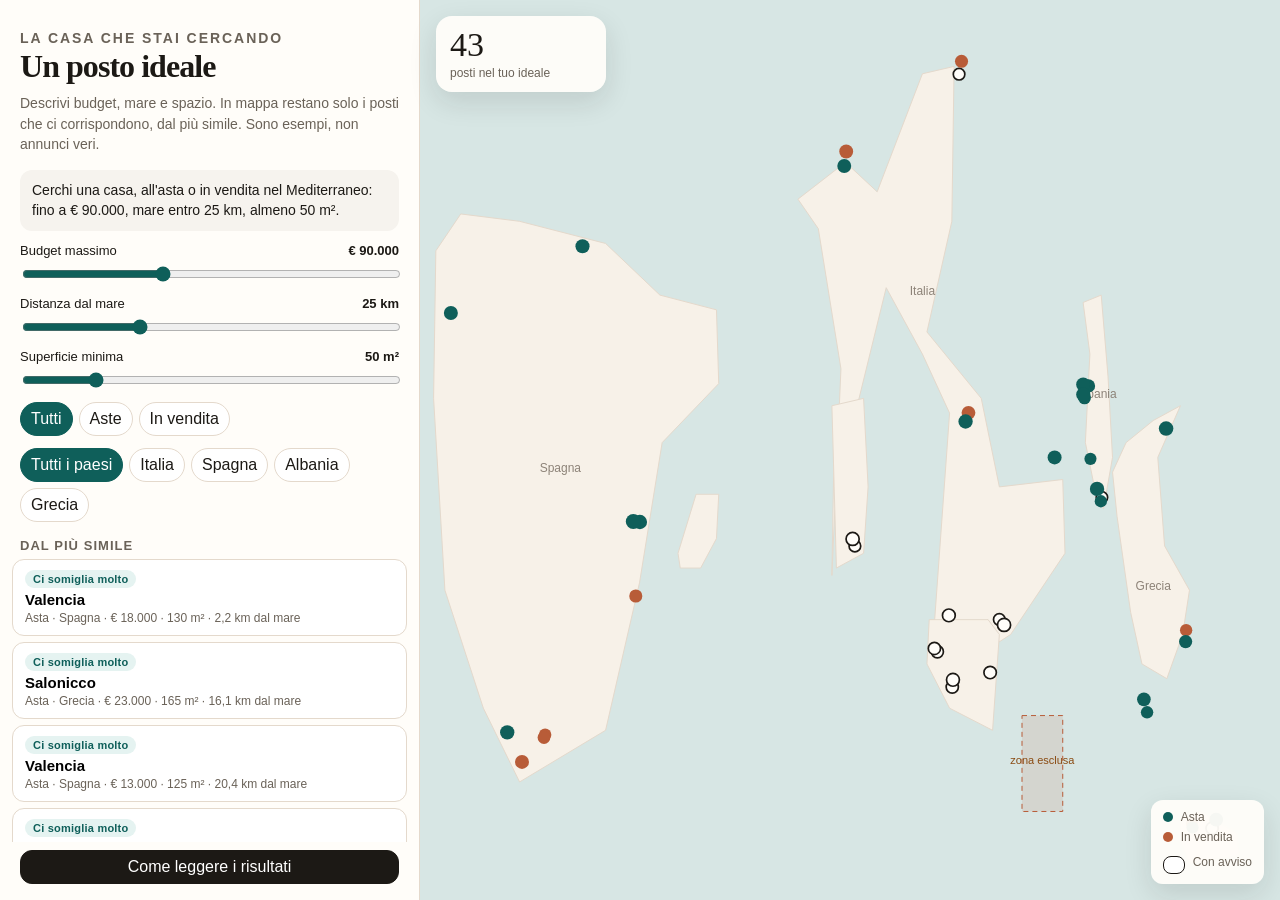
<file: docs/index.html>
<!DOCTYPE html>
<html lang="it" data-mode="static">
<head>
  <meta charset="utf-8">
  <meta name="viewport" content="width=device-width, initial-scale=1">
  <title>Un posto ideale</title>
  <link rel="stylesheet" href="styles.css">
</head>
<body>
  <div class="app">
    <aside class="panel">
      <header class="brand">
        <p class="eyebrow">La casa che stai cercando</p>
        <h1>Un posto ideale</h1>
        <p>Descrivi budget, mare e spazio. In mappa restano solo i posti che ci corrispondono, dal più simile. Sono esempi, non annunci veri.</p>
      </header>
      <div class="controls">
        <p class="dream" id="dream"></p>
        <div class="field">
          <div class="row"><label for="budget">Budget massimo</label><output id="budgetOut">€ 90.000</output></div>
          <input id="budget" type="range" min="15000" max="220000" step="5000" value="90000">
        </div>
        <div class="field">
          <div class="row"><label for="sea">Distanza dal mare</label><output id="seaOut">25 km</output></div>
          <input id="sea" type="range" min="1" max="80" step="1" value="25">
        </div>
        <div class="field">
          <div class="row"><label for="sqm">Superficie minima</label><output id="sqmOut">50 m²</output></div>
          <input id="sqm" type="range" min="30" max="140" step="5" value="50">
        </div>
        <div class="seg" id="types" role="group" aria-label="Tipo di annuncio">
          <button type="button" data-type="tutti" class="on" aria-pressed="true">Tutti</button>
          <button type="button" data-type="asta" aria-pressed="false">Aste</button>
          <button type="button" data-type="mercato" aria-pressed="false">In vendita</button>
        </div>
        <div class="chips" id="countries" role="group" aria-label="Paese">
          <button type="button" data-country="tutti" class="on" aria-pressed="true">Tutti i paesi</button>
          <button type="button" data-country="Italia" aria-pressed="false">Italia</button>
          <button type="button" data-country="Spagna" aria-pressed="false">Spagna</button>
          <button type="button" data-country="Albania" aria-pressed="false">Albania</button>
          <button type="button" data-country="Grecia" aria-pressed="false">Grecia</button>
        </div>
      </div>
      <div class="list-head">
        <h2>Dal più simile</h2>
      </div>
      <div class="results" id="results" aria-live="polite"></div>
      <button class="info-btn" id="openInfo" type="button">Come leggere i risultati</button>
    </aside>
    <main class="map-wrap">
      <canvas id="map" aria-label="Mappa del Mediterraneo con i posti nel filtro"></canvas>
      <div class="counter" id="counter">
        <div class="n" id="count">—</div>
        <div class="l" id="countLabel">posti nel tuo ideale</div>
      </div>
      <div class="legend">
        <span class="swatch"><i class="dot asta"></i> Asta</span>
        <span class="swatch"><i class="dot mercato"></i> In vendita</span>
        <span class="swatch"><i class="dot alert"></i> Con avviso</span>
      </div>
      <div class="error" id="error" role="alert"></div>
      <article class="sheet" id="sheet" aria-live="polite"></article>
    </main>
  </div>
  <dialog id="info">
    <form method="dialog">
      <header>
        <h2>Come leggere i risultati</h2>
        <button class="close" value="cancel" type="submit" aria-label="Chiudi">×</button>
      </header>
      <p class="lead">L’app confronta i tuoi criteri con case di esempio in Italia, Spagna, Albania e Grecia. Non sono annunci veri e non pubblicano numeri di privati.</p>
      <section>
        <h3>Cosa stai chiedendo</h3>
        <p>Budget, distanza dal mare, metri quadri, paese e tipo (asta o vendita) descrivono il posto che cerchi. Se un dato non rientra, la casa sparisce da mappa e lista.</p>
      </section>
      <section>
        <h3>Perché un posto sta in alto</h3>
        <p>«Ci somiglia molto» significa che hai margine sul prezzo, il mare è più vicino del limite e lo spazio supera il minimo. Un avviso, sismico o di criminalità, abbassa il posto: resta visibile, ma non è da scegliere a occhi chiusi.</p>
      </section>
      <section>
        <h3>La zona tratteggiata</h3>
        <p>Il rettangolo in mare a sud-est della Sicilia è un filtro duro di esempio. Le case lì dentro non compaiono mai. Non è una zona reale.</p>
      </section>
      <section>
        <h3>Dove verificare</h3>
        <p>Italia, aste: <a href="https://pvp.giustizia.it/" target="_blank" rel="noopener">Portale Vendite Pubbliche</a>. Spagna, aste: <a href="https://subastas.boe.es/" target="_blank" rel="noopener">Portal de Subastas del BOE</a>. Grecia, aste: <a href="https://www.eauction.gr/" target="_blank" rel="noopener">e-Auction</a>. Albania: <a href="https://e-albania.al/" target="_blank" rel="noopener">e-Albania</a> e il comune. Una vendita reale indica l’agenzia nell’annuncio.</p>
      </section>
    </form>
  </dialog>
  <script src="app.js"></script>
</body>
</html>
</file>
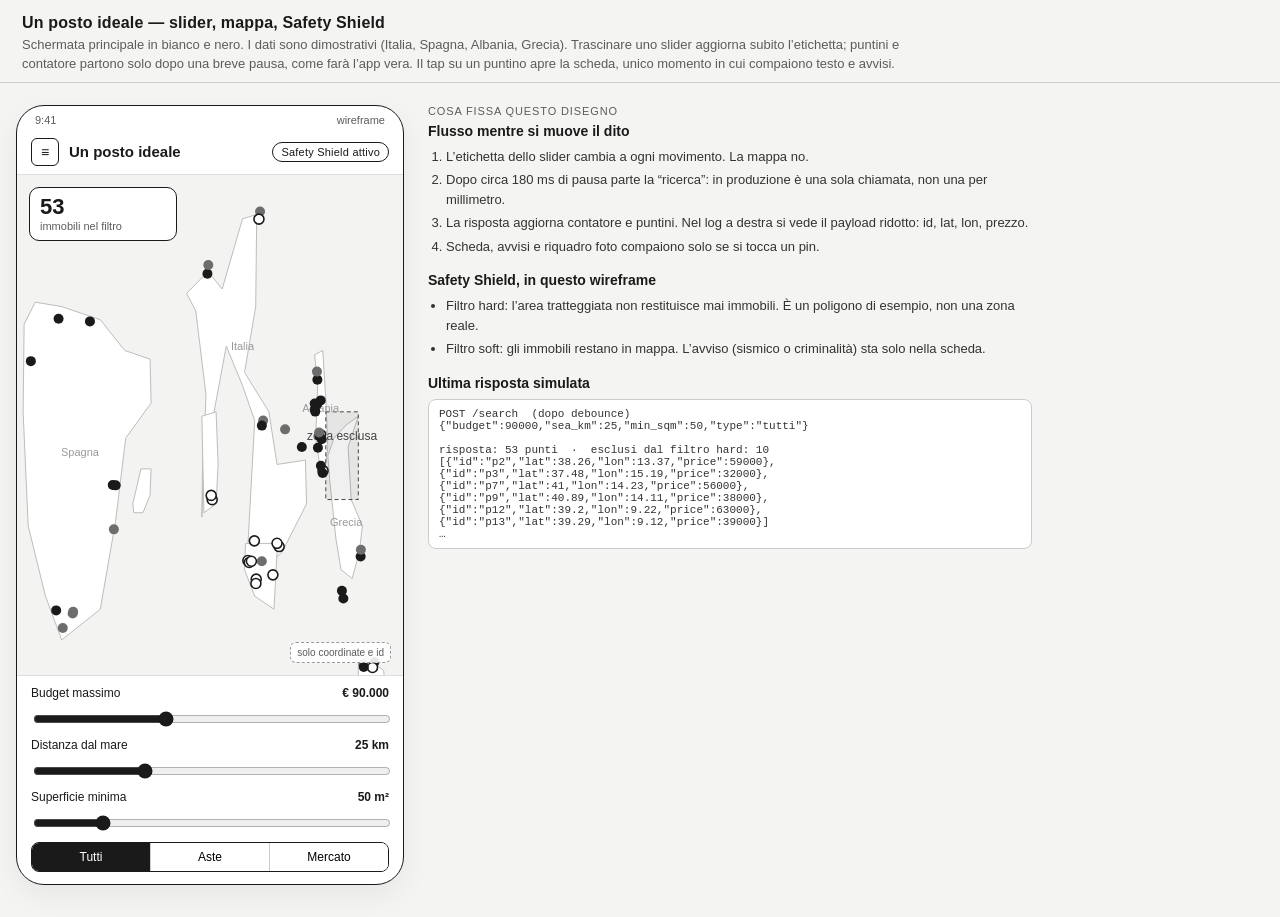
<file: wireframes/index.html>
<!DOCTYPE html>
<html lang="it">
<head>
<meta charset="utf-8">
<meta name="viewport" content="width=device-width, initial-scale=1">
<title>Un posto ideale — wireframe</title>
<style>
  :root {
    --ink: #1a1a1a;
    --muted: #5c5c5c;
    --line: #1a1a1a;
    --paper: #f4f4f2;
    --card: #fff;
    --soft: #e6e6e4;
    --warn: #6b6b6b;
  }
  * { box-sizing: border-box; }
  html, body { margin: 0; height: 100%; }
  body {
    font-family: "Avenir Next", "Segoe UI", Helvetica, Arial, sans-serif;
    background: var(--paper);
    color: var(--ink);
    display: grid;
    grid-template-columns: minmax(280px, 420px) 1fr;
    min-height: 100%;
  }
  header.note {
    grid-column: 1 / -1;
    padding: 14px 22px 8px;
    border-bottom: 1px solid #ccc;
  }
  header.note h1 { font-size: 16px; font-weight: 650; margin: 0 0 4px; letter-spacing: 0.01em; }
  header.note p { margin: 0; color: var(--muted); font-size: 13px; line-height: 1.45; max-width: 920px; }
  .phone-wrap {
    display: flex;
    justify-content: center;
    padding: 22px 16px 32px;
  }
  .phone {
    width: 390px;
    height: 780px;
    background: var(--card);
    border: 1.5px solid var(--line);
    border-radius: 28px;
    display: flex;
    flex-direction: column;
    overflow: hidden;
    position: relative;
    box-shadow: 0 10px 30px rgba(0,0,0,0.06);
  }
  .status {
    height: 28px;
    display: flex;
    align-items: center;
    justify-content: space-between;
    padding: 0 18px;
    font-size: 11px;
    color: var(--muted);
  }
  .top {
    display: flex;
    align-items: center;
    gap: 10px;
    padding: 4px 14px 8px;
  }
  .mark {
    width: 28px; height: 28px;
    border: 1.5px solid var(--line);
    border-radius: 6px;
    display: grid; place-items: center;
    font-size: 14px;
  }
  .top h2 { font-size: 15px; margin: 0; font-weight: 650; }
  .shield {
    margin-left: auto;
    font-size: 11px;
    border: 1px solid var(--line);
    border-radius: 999px;
    padding: 3px 8px;
    letter-spacing: 0.02em;
  }
  .map-wrap { position: relative; flex: 1; min-height: 0; background: #f7f7f6; border-top: 1px solid #ddd; border-bottom: 1px solid #ddd; }
  canvas { width: 100%; height: 100%; display: block; }
  .counter {
    position: absolute;
    left: 12px; top: 12px;
    background: #fff;
    border: 1.5px solid var(--line);
    border-radius: 10px;
    padding: 8px 10px;
    min-width: 148px;
  }
  .counter .n { font-size: 22px; font-weight: 700; line-height: 1; font-variant-numeric: tabular-nums; }
  .counter .l { font-size: 11px; color: var(--muted); margin-top: 2px; }
  .counter.searching .n { color: var(--muted); }
  .hint {
    position: absolute;
    right: 12px; bottom: 12px;
    font-size: 10px;
    color: var(--muted);
    background: rgba(255,255,255,0.9);
    border: 1px dashed #999;
    padding: 4px 6px;
    border-radius: 6px;
  }
  .controls { padding: 10px 14px 12px; display: flex; flex-direction: column; gap: 8px; }
  .row { display: grid; grid-template-columns: 1fr auto; gap: 8px; align-items: baseline; }
  .row label { font-size: 12px; }
  .row output { font-size: 12px; font-variant-numeric: tabular-nums; font-weight: 650; }
  input[type="range"] {
    width: 100%;
    accent-color: #1a1a1a;
    height: 18px;
  }
  .seg { display: flex; border: 1.5px solid var(--line); border-radius: 8px; overflow: hidden; }
  .seg button {
    flex: 1;
    background: #fff;
    border: 0;
    border-right: 1px solid #ccc;
    padding: 7px 0;
    font-size: 12px;
    cursor: pointer;
  }
  .seg button:last-child { border-right: 0; }
  .seg button.on { background: #1a1a1a; color: #fff; }
  .sheet {
    position: absolute;
    left: 0; right: 0; bottom: 0;
    background: #fff;
    border-top: 1.5px solid var(--line);
    border-radius: 16px 16px 0 0;
    padding: 10px 14px 16px;
    transform: translateY(110%);
    transition: transform 0.22s ease;
    max-height: 62%;
    overflow: auto;
  }
  .sheet.open { transform: translateY(0); }
  .grab { width: 36px; height: 4px; background: #ccc; border-radius: 4px; margin: 0 auto 8px; }
  .sheet h3 { margin: 0 0 2px; font-size: 15px; }
  .meta { color: var(--muted); font-size: 12px; margin-bottom: 8px; }
  .facts { display: flex; gap: 8px; flex-wrap: wrap; margin-bottom: 8px; }
  .pill { border: 1px solid var(--line); border-radius: 999px; padding: 3px 8px; font-size: 11px; }
  .score { font-weight: 700; }
  .alerts { display: flex; flex-direction: column; gap: 4px; margin: 8px 0; }
  .alert {
    font-size: 12px;
    background: var(--soft);
    border-left: 3px solid #1a1a1a;
    padding: 6px 8px;
  }
  .ph {
    height: 72px;
    border: 1px dashed #999;
    border-radius: 8px;
    display: grid; place-items: center;
    color: var(--muted);
    font-size: 11px;
    margin-top: 8px;
  }
  .close {
    float: right;
    border: 1px solid var(--line);
    background: #fff;
    border-radius: 6px;
    padding: 2px 8px;
    cursor: pointer;
    font-size: 12px;
  }
  aside {
    padding: 22px 28px 40px 8px;
    max-width: 640px;
  }
  aside h2 { font-size: 14px; margin: 0 0 8px; }
  aside ol, aside ul { margin: 0 0 16px; padding-left: 18px; color: #333; font-size: 13px; line-height: 1.5; }
  aside li { margin: 4px 0; }
  .log {
    font-family: ui-monospace, SFMono-Regular, Menlo, Consolas, monospace;
    font-size: 11px;
    background: #fff;
    border: 1px solid #ccc;
    border-radius: 8px;
    padding: 8px 10px;
    min-height: 88px;
    white-space: pre-wrap;
    color: #333;
  }
  .k { font-size: 11px; letter-spacing: 0.08em; text-transform: uppercase; color: var(--muted); margin-bottom: 6px; }
  @media (max-width: 860px) {
    body { grid-template-columns: 1fr; }
    aside { padding: 0 18px 28px; }
  }
</style>
</head>
<body>
<header class="note">
  <h1>Un posto ideale — slider, mappa, Safety Shield</h1>
  <p>Schermata principale in bianco e nero. I dati sono dimostrativi (Italia, Spagna, Albania, Grecia). Trascinare uno slider aggiorna subito l’etichetta; puntini e contatore partono solo dopo una breve pausa, come farà l’app vera. Il tap su un puntino apre la scheda, unico momento in cui compaiono testo e avvisi.</p>
</header>

<div class="phone-wrap">
  <div class="phone">
    <div class="status"><span>9:41</span><span>wireframe</span></div>
    <div class="top">
      <div class="mark">≡</div>
      <h2>Un posto ideale</h2>
      <div class="shield">Safety Shield attivo</div>
    </div>
    <div class="map-wrap">
      <canvas id="map"></canvas>
      <div class="counter" id="counter">
        <div class="n" id="count">—</div>
        <div class="l" id="countLabel">immobili nel filtro</div>
      </div>
      <div class="hint">solo coordinate e id</div>
    </div>
    <div class="controls">
      <div class="row"><label for="budget">Budget massimo</label><output id="budgetOut">€ 90.000</output></div>
      <input id="budget" type="range" min="15000" max="220000" step="5000" value="90000">
      <div class="row"><label for="sea">Distanza dal mare</label><output id="seaOut">25 km</output></div>
      <input id="sea" type="range" min="1" max="80" step="1" value="25">
      <div class="row"><label for="sqm">Superficie minima</label><output id="sqmOut">50 m²</output></div>
      <input id="sqm" type="range" min="30" max="140" step="5" value="50">
      <div class="seg" id="types">
        <button type="button" data-type="tutti" class="on">Tutti</button>
        <button type="button" data-type="asta">Aste</button>
        <button type="button" data-type="mercato">Mercato</button>
      </div>
    </div>
    <div class="sheet" id="sheet">
      <div class="grab"></div>
      <button class="close" id="close" type="button">Chiudi</button>
      <h3 id="dTitle">—</h3>
      <div class="meta" id="dMeta">—</div>
      <div class="facts" id="dFacts"></div>
      <div class="alerts" id="dAlerts"></div>
      <div class="ph">Foto e descrizione completa — scaricate solo al tap</div>
    </div>
  </div>
</div>

<aside>
  <div class="k">Cosa fissa questo disegno</div>
  <h2>Flusso mentre si muove il dito</h2>
  <ol>
    <li>L’etichetta dello slider cambia a ogni movimento. La mappa no.</li>
    <li>Dopo circa 180 ms di pausa parte la “ricerca”: in produzione è una sola chiamata, non una per millimetro.</li>
    <li>La risposta aggiorna contatore e puntini. Nel log a destra si vede il payload ridotto: id, lat, lon, prezzo.</li>
    <li>Scheda, avvisi e riquadro foto compaiono solo se si tocca un pin.</li>
  </ol>
  <h2>Safety Shield, in questo wireframe</h2>
  <ul>
    <li>Filtro hard: l’area tratteggiata non restituisce mai immobili. È un poligono di esempio, non una zona reale.</li>
    <li>Filtro soft: gli immobili restano in mappa. L’avviso (sismico o criminalità) sta solo nella scheda.</li>
  </ul>
  <h2>Ultima risposta simulata</h2>
  <div class="log" id="log">In attesa del primo filtro.</div>
</aside>

<script>
const bounds = { minLon: -10, maxLon: 28, minLat: 35.2, maxLat: 46.6 };
const exclusion = [[20.4, 41.2], [23.6, 41.2], [23.6, 39.2], [20.4, 39.2]];

const cities = [
  ["Palermo", "Italia", 38.12, 13.36],
  ["Catania", "Italia", 37.51, 15.08],
  ["Napoli", "Italia", 40.85, 14.27],
  ["Bari", "Italia", 41.12, 16.87],
  ["Cagliari", "Italia", 39.22, 9.12],
  ["Genova", "Italia", 44.41, 8.93],
  ["Lecce", "Italia", 40.35, 18.17],
  ["Reggio Calabria", "Italia", 38.11, 15.65],
  ["Sassari", "Italia", 40.73, 8.56],
  ["Matera", "Italia", 40.67, 16.6],
  ["Agrigento", "Italia", 37.31, 13.58],
  ["Salemi", "Italia", 37.82, 12.8],
  ["Gangi", "Italia", 37.8, 14.2],
  ["Sambuca", "Italia", 37.65, 13.11],
  ["Trieste", "Italia", 45.65, 13.78],
  ["Málaga", "Spagna", 36.72, -4.42],
  ["Almería", "Spagna", 36.84, -2.46],
  ["Valencia", "Spagna", 39.47, -0.38],
  ["Alicante", "Spagna", 38.35, -0.48],
  ["Cádiz", "Spagna", 36.53, -6.29],
  ["Granada", "Spagna", 37.18, -3.6],
  ["Vigo", "Spagna", 42.24, -8.72],
  ["Bilbao", "Spagna", 43.26, -2.93],
  ["Oviedo", "Spagna", 43.36, -5.84],
  ["Algeciras", "Spagna", 36.14, -5.45],
  ["Tirana", "Albania", 41.33, 19.82],
  ["Durazzo", "Albania", 41.32, 19.45],
  ["Valona", "Albania", 40.47, 19.49],
  ["Saranda", "Albania", 39.87, 20.0],
  ["Berat", "Albania", 40.7, 19.95],
  ["Scutari", "Albania", 42.07, 19.51],
  ["Atene", "Grecia", 37.98, 23.73],
  ["Salonicco", "Grecia", 40.64, 22.94],
  ["Patrasso", "Grecia", 38.25, 21.73],
  ["Candia", "Grecia", 35.34, 25.14],
  ["La Canea", "Grecia", 35.51, 24.02],
  ["Corfù", "Grecia", 39.62, 19.92],
  ["Kalamata", "Grecia", 37.04, 22.11],
  ["Ioannina", "Grecia", 39.67, 20.85]
];

function hash(n) {
  let x = Math.sin(n * 127.1) * 43758.5453;
  return x - Math.floor(x);
}

const properties = [];
let seq = 1;
cities.forEach((c, ci) => {
  const copies = 2 + (ci % 3);
  for (let k = 0; k < copies; k++) {
    const r1 = hash(ci * 10 + k + 1);
    const r2 = hash(ci * 10 + k + 2);
    const r3 = hash(ci * 10 + k + 3);
    const r4 = hash(ci * 10 + k + 4);
    const auction = r1 > 0.45;
    const price = auction
      ? Math.round((8000 + r2 * 70000) / 1000) * 1000
      : Math.round((45000 + r2 * 160000) / 1000) * 1000;
    const lat = c[2] + (r3 - 0.5) * 0.35;
    const lon = c[3] + (r4 - 0.5) * 0.45;
    const alerts = [];
    if (c[1] === "Italia" && c[2] < 40.2 && r1 > 0.55) alerts.push("Rischio sismico elevato");
    if (r2 > 0.82) alerts.push("Criminalità sopra la media");
    properties.push({
      id: "p" + seq++,
      city: c[0],
      country: c[1],
      lat, lon,
      price,
      sqm: 35 + Math.round(r3 * 28) * 5,
      seaKm: Math.round((0.4 + r4 * (c[0] === "Matera" || c[0] === "Granada" || c[0] === "Oviedo" ? 70 : 28)) * 10) / 10,
      type: auction ? "asta" : "mercato",
      alerts
    });
  }
});

// A few points inside the sample exclusion polygon, to prove they never show.
properties.push(
  { id: "ex1", city: "Esempio escluso", country: "—", lat: 40.2, lon: 21.6, price: 20000, sqm: 80, seaKm: 5, type: "asta", alerts: [], excluded: true },
  { id: "ex2", city: "Esempio escluso", country: "—", lat: 39.8, lon: 22.4, price: 35000, sqm: 60, seaKm: 8, type: "mercato", alerts: [], excluded: true }
);

const land = [
  // Iberia
  [[-9.3,43.2],[-8.2,43.7],[-5.6,43.6],[-1.8,43.3],[0.6,42.6],[3.1,42.4],[3.2,41.4],[0.7,40.6],[-0.3,38.7],[-1.8,36.7],[-5.6,36.0],[-7.2,37.0],[-8.9,38.6],[-9.4,41.2]],
  // Balearics-ish speck
  [[1.4,39.1],[2.2,39.9],[3.2,39.9],[3.1,39.3],[2.4,38.9],[1.5,38.9]],
  // Italy
  [[6.7,43.9],[8.8,44.4],[10.2,44.0],[12.2,45.6],[13.6,45.7],[13.5,43.6],[12.4,42.1],[14.8,41.2],[15.6,40.0],[18.4,40.1],[18.5,39.1],[16.1,38.0],[15.6,37.9],[15.1,38.2],[12.6,37.6],[13.4,41.0],[12.2,41.8],[10.6,42.7],[9.4,41.2],[8.3,40.6],[8.2,38.8],[8.6,41.6],[7.6,43.5]],
  // Sardinia
  [[8.2,41.1],[9.6,41.2],[9.8,40.0],[9.6,39.1],[8.4,38.9],[8.3,40.0]],
  // Sicily
  [[12.5,38.2],[13.4,38.2],[15.1,38.2],[15.6,38.0],[15.3,36.7],[13.4,37.0],[12.4,37.6]],
  // Albania / west Balkans blob
  [[19.3,42.5],[19.6,41.8],[19.4,40.6],[19.8,40.0],[20.2,39.7],[20.6,40.4],[20.4,41.5],[20.1,42.6]],
  // Greece mainland
  [[20.8,39.6],[21.4,38.3],[21.9,37.6],[23.0,37.4],[23.7,38.0],[24.0,38.6],[22.9,39.2],[22.6,40.4],[23.6,41.1],[22.4,40.9],[21.2,40.6],[20.6,40.2]],
  // Crete
  [[23.6,35.5],[24.5,35.6],[26.1,35.3],[26.2,35.0],[24.0,34.9],[23.6,35.2]]
];

const canvas = document.getElementById("map");
const ctx = canvas.getContext("2d");
let hits = [];
let typeFilter = "tutti";
let timer = null;
let selected = null;

function project(lon, lat) {
  const w = canvas.width, h = canvas.height;
  const x = (lon - bounds.minLon) / (bounds.maxLon - bounds.minLon) * w;
  const y = (1 - (lat - bounds.minLat) / (bounds.maxLat - bounds.minLat)) * h;
  return [x, y];
}

function insideExclusion(lon, lat) {
  let c = false;
  for (let i = 0, j = exclusion.length - 1; i < exclusion.length; j = i++) {
    const xi = exclusion[i][0], yi = exclusion[i][1];
    const xj = exclusion[j][0], yj = exclusion[j][1];
    if (((yi > lat) !== (yj > lat)) && (lon < (xj - xi) * (lat - yi) / (yj - yi) + xi)) c = !c;
  }
  return c;
}

function resize() {
  const rect = canvas.getBoundingClientRect();
  const dpr = window.devicePixelRatio || 1;
  canvas.width = Math.round(rect.width * dpr);
  canvas.height = Math.round(rect.height * dpr);
  draw();
}

function filters() {
  return {
    budget: Number(document.getElementById("budget").value),
    sea: Number(document.getElementById("sea").value),
    sqm: Number(document.getElementById("sqm").value),
    type: typeFilter
  };
}

function matchScore(p, f) {
  let s = 62;
  s += Math.max(0, (f.budget - p.price) / f.budget) * 22;
  s += Math.max(0, (f.sea - p.seaKm) / f.sea) * 10;
  s += Math.min(12, (p.sqm - f.sqm) / 8);
  s -= p.alerts.length * 8;
  return Math.max(35, Math.min(98, Math.round(s)));
}

function visible(f) {
  return properties.filter(p => {
    if (p.excluded || insideExclusion(p.lon, p.lat)) return false;
    if (p.price > f.budget) return false;
    if (p.seaKm > f.sea) return false;
    if (p.sqm < f.sqm) return false;
    if (f.type !== "tutti" && p.type !== f.type) return false;
    return true;
  });
}

function drawPoly(points, fill) {
  ctx.beginPath();
  points.forEach((pt, i) => {
    const [x, y] = project(pt[0], pt[1]);
    if (i === 0) ctx.moveTo(x, y); else ctx.lineTo(x, y);
  });
  ctx.closePath();
  ctx.fillStyle = fill;
  ctx.fill();
  ctx.strokeStyle = "#bdbdbd";
  ctx.lineWidth = 1;
  ctx.stroke();
}

function draw() {
  const f = filters();
  const list = visible(f);
  const w = canvas.width, h = canvas.height;
  ctx.clearRect(0, 0, w, h);
  ctx.fillStyle = "#f3f3f1";
  ctx.fillRect(0, 0, w, h);

  land.forEach(poly => drawPoly(poly, "#ffffff"));

  ctx.save();
  ctx.beginPath();
  exclusion.forEach((pt, i) => {
    const [x, y] = project(pt[0], pt[1]);
    if (i === 0) ctx.moveTo(x, y); else ctx.lineTo(x, y);
  });
  ctx.closePath();
  ctx.fillStyle = "rgba(0,0,0,0.06)";
  ctx.fill();
  ctx.strokeStyle = "#444";
  ctx.setLineDash([4, 3]);
  ctx.stroke();
  ctx.setLineDash([]);
  const [lx, ly] = project(22.0, 40.55);
  ctx.fillStyle = "#444";
  ctx.font = `${12 * (window.devicePixelRatio || 1)}px sans-serif`;
  ctx.textAlign = "center";
  ctx.fillText("zona esclusa", lx, ly);
  ctx.restore();

  const labels = [["Spagna", -3.8, 40.2], ["Italia", 12.2, 42.6], ["Albania", 19.9, 41.2], ["Grecia", 22.4, 38.6]];
  ctx.fillStyle = "#9a9a9a";
  ctx.font = `${11 * (window.devicePixelRatio || 1)}px sans-serif`;
  ctx.textAlign = "center";
  labels.forEach(([name, lon, lat]) => {
    const [x, y] = project(lon, lat);
    ctx.fillText(name, x, y);
  });

  hits = [];
  list.forEach(p => {
    const [x, y] = project(p.lon, p.lat);
    const r = 5 * (window.devicePixelRatio || 1);
    ctx.beginPath();
    ctx.arc(x, y, r, 0, Math.PI * 2);
    if (p.alerts.length) {
      ctx.fillStyle = "#fff";
      ctx.fill();
      ctx.lineWidth = 1.6 * (window.devicePixelRatio || 1);
      ctx.strokeStyle = "#1a1a1a";
      ctx.stroke();
    } else {
      ctx.fillStyle = p.type === "asta" ? "#1a1a1a" : "#6d6d6d";
      ctx.fill();
    }
    if (selected && selected.id === p.id) {
      ctx.beginPath();
      ctx.arc(x, y, r + 4, 0, Math.PI * 2);
      ctx.strokeStyle = "#1a1a1a";
      ctx.lineWidth = 1.2 * (window.devicePixelRatio || 1);
      ctx.stroke();
    }
    hits.push({ p, x, y, r: r + 6 });
  });
}

function euro(n) {
  return "€ " + n.toLocaleString("it-IT");
}

function paintLabels() {
  const f = filters();
  document.getElementById("budgetOut").textContent = euro(f.budget);
  document.getElementById("seaOut").textContent = f.sea + " km";
  document.getElementById("sqmOut").textContent = f.sqm + " m²";
}

function applySearch() {
  const f = filters();
  const list = visible(f);
  const counter = document.getElementById("counter");
  counter.classList.remove("searching");
  document.getElementById("count").textContent = String(list.length);
  document.getElementById("countLabel").textContent = list.length === 1 ? "immobile nel filtro" : "immobili nel filtro";
  const payload = list.slice(0, 6).map(p => ({ id: p.id, lat: Math.round(p.lat * 100) / 100, lon: Math.round(p.lon * 100) / 100, price: p.price }));
  const hidden = properties.filter(p => p.excluded || insideExclusion(p.lon, p.lat)).length;
  document.getElementById("log").textContent =
    "POST /search  (dopo debounce)\n" +
    JSON.stringify({ budget: f.budget, sea_km: f.sea, min_sqm: f.sqm, type: f.type }) +
    "\n\nrisposta: " + list.length + " punti  ·  esclusi dal filtro hard: " + hidden +
    "\n" + JSON.stringify(payload) + (list.length > 6 ? "\n…" : "");
  draw();
}

function schedule() {
  paintLabels();
  const counter = document.getElementById("counter");
  counter.classList.add("searching");
  document.getElementById("count").textContent = "…";
  document.getElementById("countLabel").textContent = "in pausa, poi una ricerca";
  clearTimeout(timer);
  timer = setTimeout(applySearch, 180);
}

function openSheet(p) {
  selected = p;
  const f = filters();
  document.getElementById("dTitle").textContent = (p.type === "asta" ? "Asta · " : "") + p.city;
  document.getElementById("dMeta").textContent = p.country + "  ·  id " + p.id;
  document.getElementById("dFacts").innerHTML =
    `<span class="pill">${euro(p.price)}</span>` +
    `<span class="pill">${p.sqm} m²</span>` +
    `<span class="pill">${p.seaKm} km dal mare</span>` +
    `<span class="pill score">Match ${matchScore(p, f)}</span>`;
  const alerts = document.getElementById("dAlerts");
  alerts.innerHTML = p.alerts.length
    ? p.alerts.map(a => `<div class="alert">${a}</div>`).join("")
    : `<div class="alert">Nessun avviso soft su questa scheda</div>`;
  document.getElementById("sheet").classList.add("open");
  draw();
}

canvas.addEventListener("click", (ev) => {
  const rect = canvas.getBoundingClientRect();
  const dpr = window.devicePixelRatio || 1;
  const x = (ev.clientX - rect.left) * dpr;
  const y = (ev.clientY - rect.top) * dpr;
  const hit = hits.find(h => Math.hypot(h.x - x, h.y - y) <= h.r + 4);
  if (hit) openSheet(hit.p);
});

document.getElementById("close").addEventListener("click", () => {
  selected = null;
  document.getElementById("sheet").classList.remove("open");
  draw();
});

["budget", "sea", "sqm"].forEach(id => {
  document.getElementById(id).addEventListener("input", schedule);
});

document.getElementById("types").addEventListener("click", (ev) => {
  const btn = ev.target.closest("button");
  if (!btn) return;
  typeFilter = btn.dataset.type;
  document.querySelectorAll("#types button").forEach(b => b.classList.toggle("on", b === btn));
  schedule();
});

window.addEventListener("resize", resize);
paintLabels();
resize();
applySearch();
</script>
</body>
</html>
</file>
<file: docs/styles.css>
:root {
  --ink: #1c1915;
  --muted: #6a6258;
  --line: #e4d9cc;
  --sea: #d7e6e4;
  --land: #f7f1e8;
  --paper: #f3ece3;
  --card: #fffdf9;
  --accent: #0f5f5a;
  --clay: #b85c38;
  --warn: #8a4b12;
}
* { box-sizing: border-box; }
html, body { margin: 0; height: 100%; }
body {
  font-family: "Avenir Next", "Segoe UI", Helvetica, Arial, sans-serif;
  color: var(--ink);
  background: var(--paper);
}
button, input { font: inherit; }
button:focus-visible, input:focus-visible {
  outline: 2px solid var(--accent);
  outline-offset: 2px;
}
.app { height: 100%; display: grid; grid-template-columns: 420px 1fr; }
.panel {
  background: var(--card);
  border-right: 1px solid var(--line);
  display: flex;
  flex-direction: column;
  min-height: 0;
}
.brand { padding: 20px 20px 4px; }
.eyebrow {
  margin: 0 0 4px;
  letter-spacing: 0.14em;
  text-transform: uppercase;
  font-size: 11px;
  color: var(--clay);
  font-weight: 700;
}
.brand h1 {
  margin: 0;
  font-family: Palatino, "Palatino Linotype", Georgia, serif;
  font-size: 32px;
  font-weight: 600;
  letter-spacing: -0.03em;
}
.brand p { margin: 8px 0 0; color: var(--muted); font-size: 14px; line-height: 1.45; }
.controls { padding: 12px 20px 8px; display: flex; flex-direction: column; gap: 12px; }
.dream {
  margin: 0;
  padding: 10px 12px;
  background: #f6f3ee;
  border-radius: 12px;
  font-size: 14px;
  line-height: 1.45;
}
.field { display: flex; flex-direction: column; gap: 6px; }
.field .row { display: flex; justify-content: space-between; gap: 12px; font-size: 13px; }
.field output { font-variant-numeric: tabular-nums; font-weight: 700; }
input[type="range"] { width: 100%; accent-color: var(--accent); }
.seg, .chips { display: flex; flex-wrap: wrap; gap: 6px; }
.seg button, .chips button, .info-btn {
  border: 1px solid var(--line);
  background: #fff;
  color: var(--ink);
  border-radius: 999px;
  padding: 7px 10px;
  cursor: pointer;
}
.seg button.on, .chips button.on { background: var(--accent); color: #fff; border-color: var(--accent); }
.list-head { padding: 8px 20px 6px; }
.list-head h2 {
  margin: 0;
  font-size: 13px;
  letter-spacing: 0.08em;
  text-transform: uppercase;
  color: var(--muted);
}
.results {
  flex: 1;
  overflow: auto;
  padding: 0 12px 8px;
  display: flex;
  flex-direction: column;
  gap: 6px;
  min-height: 0;
}
.results.busy { opacity: 0.55; }
.result {
  text-align: left;
  border: 1px solid var(--line);
  background: #fff;
  border-radius: 12px;
  padding: 10px 12px;
  cursor: pointer;
  display: flex;
  flex-direction: column;
  gap: 3px;
}
.result strong { display: block; font-size: 15px; }
.result .meta { color: var(--muted); font-size: 12px; }
.result.on { border-color: var(--accent); background: #f3faf8; }
.fit {
  align-self: flex-start;
  font-size: 11px;
  font-weight: 700;
  letter-spacing: 0.02em;
  border-radius: 999px;
  padding: 3px 8px;
  background: var(--paper);
  color: var(--muted);
}
.fit.high { background: #e5f3f1; color: var(--accent); }
.fit.mid { background: #f6f3ee; color: #3f3832; }
.flag { color: var(--warn); font-size: 12px; font-style: normal; }
.empty { margin: 4px 8px 8px; color: var(--muted); font-size: 14px; line-height: 1.45; }
.info-btn {
  margin: 8px 20px 16px;
  border-radius: 12px;
  background: var(--ink);
  color: #fff;
  border-color: var(--ink);
}
.map-wrap { position: relative; min-width: 0; background: var(--sea); }
canvas { width: 100%; height: 100%; display: block; cursor: pointer; }
.counter, .legend, .sheet, .error {
  background: rgba(255, 253, 249, 0.96);
  box-shadow: 0 10px 28px rgba(28, 25, 21, 0.12);
}
.counter {
  position: absolute;
  top: 16px;
  left: 16px;
  border-radius: 16px;
  padding: 12px 14px;
  min-width: 170px;
}
.counter .n { font-family: Palatino, Georgia, serif; font-size: 34px; line-height: 1; }
.counter .l { margin-top: 4px; color: var(--muted); font-size: 12px; }
.counter.searching .n { color: var(--muted); }
.legend {
  position: absolute;
  right: 16px;
  bottom: 16px;
  border-radius: 12px;
  padding: 10px 12px;
  font-size: 12px;
  color: var(--muted);
  display: flex;
  flex-direction: column;
  gap: 6px;
}
.swatch { display: flex; align-items: center; gap: 8px; }
.dot { width: 10px; height: 10px; border-radius: 50%; display: inline-block; }
.dot.asta { background: var(--accent); }
.dot.mercato { background: var(--clay); }
.dot.alert { background: #fff; border: 1.5px solid var(--ink); }
.sheet {
  position: absolute;
  top: 16px;
  right: 16px;
  width: min(380px, calc(100% - 32px));
  border-radius: 18px;
  padding: 16px;
  display: none;
  max-height: calc(100% - 32px);
  overflow: auto;
}
.sheet.open { display: block; }
.sheet h2 { margin: 0 32px 4px 0; font-family: Palatino, Georgia, serif; font-size: 28px; font-weight: 600; }
.kicker { margin: 0; color: var(--clay); font-size: 12px; font-weight: 700; letter-spacing: 0.04em; text-transform: uppercase; }
.meta { color: var(--muted); font-size: 13px; }
.facts { display: flex; flex-wrap: wrap; gap: 6px; margin: 12px 0; }
.pill { background: var(--paper); border-radius: 999px; padding: 5px 8px; font-size: 12px; }
.pill.score { background: #e5f3f1; color: var(--accent); font-weight: 700; }
.summary { font-size: 14px; line-height: 1.5; margin: 0 0 10px; }
.reasons { margin: 0 0 12px; padding-left: 18px; }
.reasons li { margin: 4px 0; font-size: 14px; line-height: 1.4; }
.alert { background: #fbf3e8; color: var(--warn); border-radius: 8px; padding: 8px 10px; font-size: 13px; margin-top: 6px; }
.contact { margin-top: 12px; padding: 12px; border-radius: 12px; background: #f6f3ee; }
.contact h3 { margin: 0 0 6px; font-size: 14px; }
.contact p { margin: 0 0 8px; font-size: 13px; line-height: 1.45; color: #3f3832; }
.contact a {
  display: inline-block;
  background: var(--accent);
  color: #fff;
  text-decoration: none;
  border-radius: 999px;
  padding: 8px 12px;
  font-size: 13px;
}
.sheet .close {
  position: absolute;
  top: 12px;
  right: 12px;
  border: 0;
  background: var(--paper);
  width: 28px;
  height: 28px;
  border-radius: 50%;
  cursor: pointer;
}
.error {
  position: absolute;
  left: 16px;
  bottom: 16px;
  color: #8d2a2a;
  border-radius: 10px;
  padding: 8px 10px;
  font-size: 13px;
  display: none;
}
dialog {
  border: 0;
  border-radius: 18px;
  padding: 0;
  width: min(560px, calc(100% - 24px));
  box-shadow: 0 20px 50px rgba(0, 0, 0, 0.2);
}
dialog::backdrop { background: rgba(28, 25, 21, 0.35); }
dialog form { padding: 18px 18px 22px; }
dialog h2 { font-family: Palatino, Georgia, serif; margin: 0; }
dialog header { display: flex; justify-content: space-between; align-items: center; gap: 12px; }
dialog .lead, dialog p { color: #3f3832; font-size: 14px; line-height: 1.5; }
dialog h3 { margin: 14px 0 4px; font-size: 15px; }
dialog a { color: var(--accent); }
dialog .close {
  border: 0;
  background: var(--paper);
  width: 28px;
  height: 28px;
  border-radius: 50%;
  cursor: pointer;
}
@media (max-width: 860px) {
  .app { grid-template-columns: 1fr; grid-template-rows: 42vh minmax(0, 1fr); }
  .map-wrap { order: -1; min-height: 0; }
  .panel { min-height: 0; overflow: auto; border-right: 0; border-top: 1px solid var(--line); }
  .results { flex: none; max-height: 280px; }
  .legend { display: none; }
  .sheet { top: auto; bottom: 12px; left: 12px; right: 12px; width: auto; max-height: 70%; }
  .brand h1 { font-size: 28px; }
}
</file>
